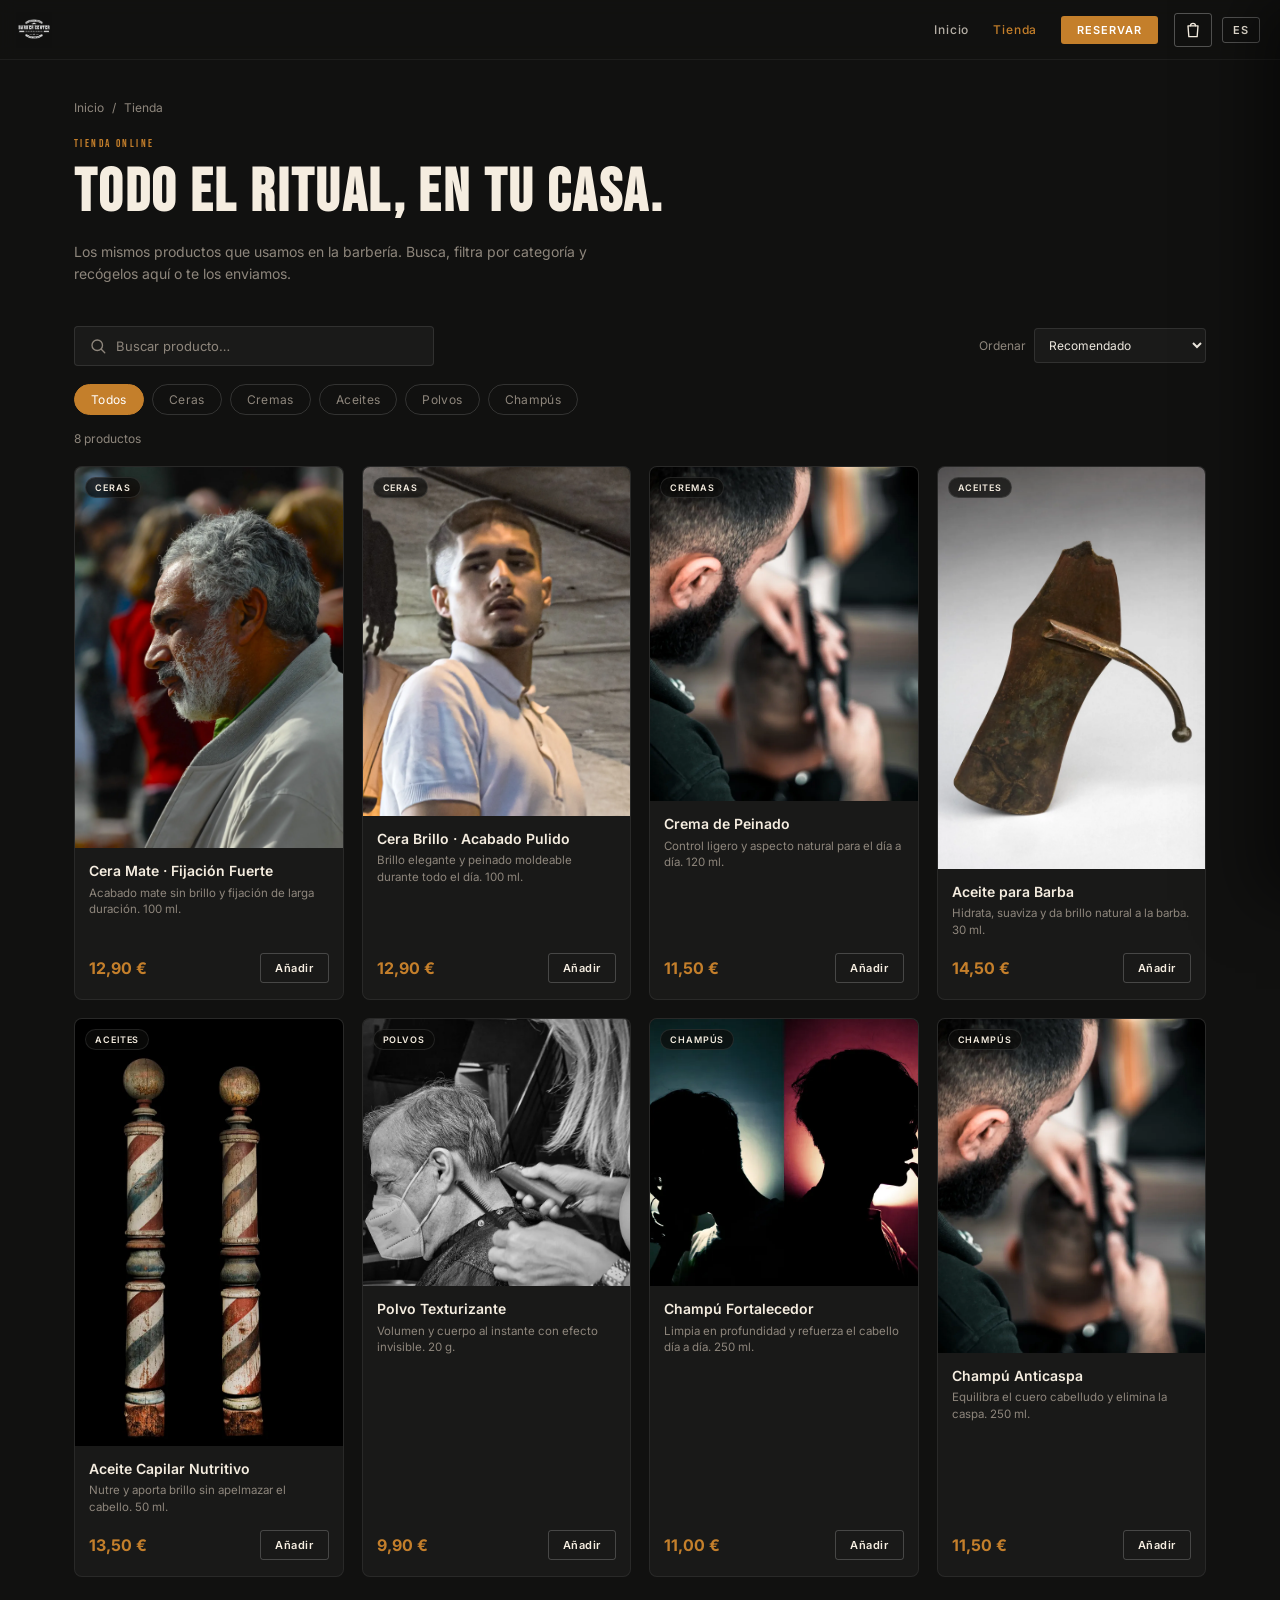
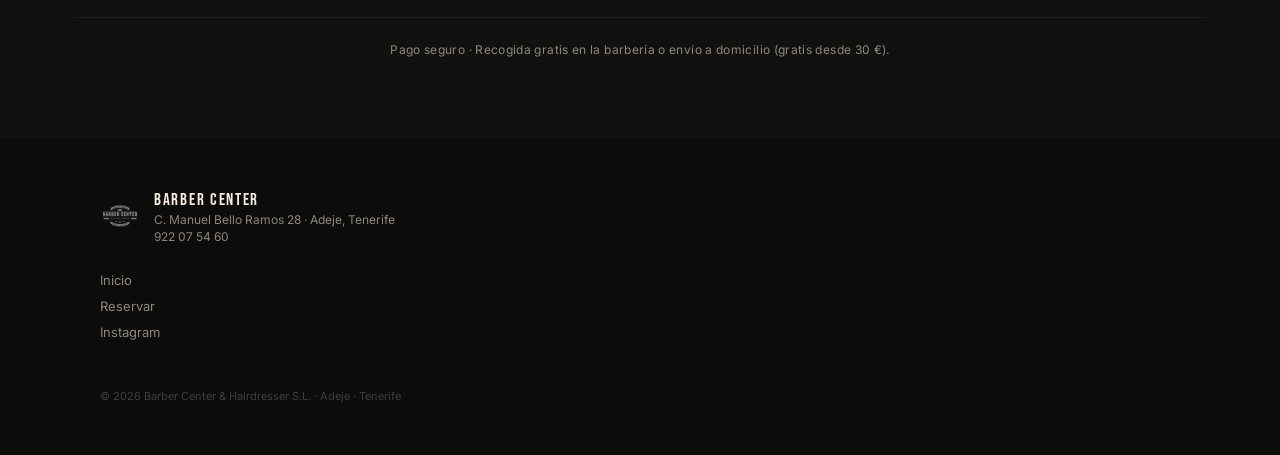
<file: barber-center-inmersivo/tienda.html>
<!DOCTYPE html>
<html lang="es">
<head>
  <meta charset="UTF-8">
  <meta name="viewport" content="width=device-width, initial-scale=1.0, viewport-fit=cover">
  <title>Tienda · Barber Center Adeje</title>
  <meta name="description" content="Tienda de Barber Center: ceras, cremas, aceites, polvos y champús profesionales. Recogida gratis en la barbería o envío a domicilio.">
  <meta name="theme-color" content="#111110">
  <link rel="preconnect" href="https://fonts.googleapis.com">
  <link rel="preconnect" href="https://fonts.gstatic.com" crossorigin>
  <link href="https://fonts.googleapis.com/css2?family=Bebas+Neue&family=Inter:wght@300;400;500;600&display=swap" rel="stylesheet">
  <link rel="stylesheet" href="styles.css">
</head>
<body class="shop-page">

<!-- HUD -->
<header class="hud is-solid" id="hud">
  <a class="hud-logo" href="index.html" aria-label="Barber Center inicio">
    <img src="assets/img/logo.png" alt="Barber Center" class="logo-img">
  </a>
  <nav class="hud-nav">
    <a class="nav-link" href="index.html" data-es="Inicio" data-en="Home">Inicio</a>
    <a class="nav-link is-current" href="tienda.html" aria-current="page" data-es="Tienda" data-en="Shop">Tienda</a>
    <a class="nav-link nav-booksy" href="https://booksy.com/es-es/21867_barber-center_barberia_71070_adeje-casco" target="_blank" rel="noopener"
       data-es="Reservar" data-en="Book Now">Reservar</a>
  </nav>
  <div class="hud-actions">
    <button class="cart-btn" id="cartBtn" aria-label="Ver cesta">
      <svg viewBox="0 0 24 24" width="20" height="20" aria-hidden="true">
        <path d="M6 7h12l-1 13H7L6 7Z" fill="none" stroke="currentColor" stroke-width="1.6" stroke-linejoin="round"/>
        <path d="M9 7a3 3 0 0 1 6 0" fill="none" stroke="currentColor" stroke-width="1.6" stroke-linecap="round"/>
      </svg>
      <span class="cart-count" data-count="0">0</span>
    </button>
    <button class="lang-btn" id="langBtn" aria-label="Cambiar idioma">ES</button>
  </div>
</header>

<main class="shop-main">

  <!-- Cabecera de la tienda -->
  <section class="shop-hero">
    <p class="shop-breadcrumb">
      <a href="index.html" data-es="Inicio" data-en="Home">Inicio</a>
      <span aria-hidden="true">/</span>
      <span data-es="Tienda" data-en="Shop">Tienda</span>
    </p>
    <p class="sect-eyebrow" data-es="TIENDA ONLINE" data-en="ONLINE SHOP">TIENDA ONLINE</p>
    <h1 class="shop-hero-title" data-es="Todo el ritual, en tu casa." data-en="The whole ritual, at your home.">
      Todo el ritual, en tu casa.
    </h1>
    <p class="shop-hero-sub"
       data-es="Los mismos productos que usamos en la barbería. Busca, filtra por categoría y recógelos aquí o te los enviamos."
       data-en="The same products we use in the shop. Search, filter by category and pick them up here or have them delivered.">
      Los mismos productos que usamos en la barbería. Busca, filtra por categoría y recógelos aquí o te los enviamos.
    </p>
  </section>

  <!-- Filtros + rejilla -->
  <section class="shop-full">
    <div class="shop-toolbar">
      <div class="shop-search">
        <svg viewBox="0 0 24 24" width="18" height="18" aria-hidden="true"><circle cx="11" cy="11" r="7" fill="none" stroke="currentColor" stroke-width="1.8"/><path d="M21 21l-4.3-4.3" fill="none" stroke="currentColor" stroke-width="1.8" stroke-linecap="round"/></svg>
        <input type="search" id="shopSearch" autocomplete="off"
               placeholder="Buscar producto…"
               data-es-ph="Buscar producto…" data-en-ph="Search products…"
               aria-label="Buscar producto">
      </div>
      <label class="shop-sort">
        <span data-es="Ordenar" data-en="Sort">Ordenar</span>
        <select id="shopSort" aria-label="Ordenar productos">
          <option value="default" data-es="Recomendado" data-en="Recommended">Recomendado</option>
          <option value="price-asc" data-es="Precio: menor a mayor" data-en="Price: low to high">Precio: menor a mayor</option>
          <option value="price-desc" data-es="Precio: mayor a menor" data-en="Price: high to low">Precio: mayor a menor</option>
          <option value="name" data-es="Nombre (A–Z)" data-en="Name (A–Z)">Nombre (A–Z)</option>
        </select>
      </label>
    </div>

    <div class="shop-chips" id="shopChips" role="group" aria-label="Categorías"></div>

    <p class="shop-count"><span id="shopCount">—</span></p>

    <div class="shop-grid-full" id="shopAll"></div>

    <p class="shop-foot"
       data-es="Pago seguro · Recogida gratis en la barbería o envío a domicilio (gratis desde 30 €)."
       data-en="Secure payment · Free pickup in the shop or home delivery (free over €30).">
      Pago seguro · Recogida gratis en la barbería o envío a domicilio (gratis desde 30 €).
    </p>
  </section>

</main>

<!-- CARRITO -->
<div class="cart-overlay" id="cartOverlay" hidden></div>
<aside class="cart-drawer" id="cartDrawer" aria-hidden="true" aria-label="Cesta de la compra">
  <div class="cart-head">
    <h3 data-es="Tu cesta" data-en="Your cart">Tu cesta</h3>
    <button type="button" class="cart-close" id="cartClose" aria-label="Cerrar">&times;</button>
  </div>
  <div class="cart-items" id="cartItems"></div>
  <p class="cart-empty" id="cartEmpty" data-es="Tu cesta está vacía." data-en="Your cart is empty.">Tu cesta está vacía.</p>
  <div class="cart-foot" id="cartFoot" hidden>
    <fieldset class="cart-delivery">
      <legend data-es="Entrega" data-en="Delivery">Entrega</legend>
      <label><input type="radio" name="entrega" value="pickup" checked><span data-es="Recogida en la barbería · gratis" data-en="Pickup in the shop · free">Recogida en la barbería · gratis</span></label>
      <label><input type="radio" name="entrega" value="delivery"><span data-es="Envío a domicilio · 4,90 € (gratis desde 30 €)" data-en="Home delivery · €4.90 (free over €30)">Envío a domicilio · 4,90 € (gratis desde 30 €)</span></label>
    </fieldset>
    <dl class="cart-totals">
      <div><dt data-es="Subtotal" data-en="Subtotal">Subtotal</dt><dd id="cartSubtotal">0,00 €</dd></div>
      <div><dt data-es="Envío" data-en="Shipping">Envío</dt><dd id="cartShipping">0,00 €</dd></div>
      <div class="cart-total-row"><dt data-es="Total" data-en="Total">Total</dt><dd id="cartTotal">0,00 €</dd></div>
    </dl>
    <button type="button" class="btn-checkout" id="cartCheckout" data-es="Finalizar pedido" data-en="Checkout">Finalizar pedido</button>
    <p class="cart-note" data-es="Demo · el pago se procesa con Snipcart/Stripe en la versión final." data-en="Demo · payment is handled by Snipcart/Stripe in the final version.">Demo · el pago se procesa con Snipcart/Stripe en la versión final.</p>
  </div>
</aside>

<!-- FOOTER -->
<footer class="footer">
  <div class="footer-inner">
    <div class="footer-brand">
      <img src="assets/img/logo.png" alt="Barber Center" class="footer-logo">
      <div class="footer-brand-text">
        <span class="footer-name">BARBER CENTER</span>
        <span class="footer-loc">C. Manuel Bello Ramos 28 · Adeje, Tenerife</span>
        <a class="footer-tel" href="tel:+34922075460">922 07 54 60</a>
      </div>
    </div>
    <nav class="footer-links" aria-label="Links del pie de página">
      <a href="index.html" data-es="Inicio" data-en="Home">Inicio</a>
      <a href="https://booksy.com/es-es/21867_barber-center_barberia_71070_adeje-casco" target="_blank" rel="noopener" data-es="Reservar" data-en="Book">Reservar</a>
      <a href="https://www.instagram.com/barbercentertnf/" target="_blank" rel="noopener">Instagram</a>
    </nav>
    <p class="footer-copy">© 2026 Barber Center &amp; Hairdresser S.L. · Adeje · Tenerife</p>
  </div>
</footer>

<script src="shop.js"></script>
</body>
</html>
</file>
<file: barber-center-inmersivo/styles.css>
/* ================================================================
   BARBER CENTER ADEJE — Estilos Inmersivos v3
   Paleta real: ladrillo gris claro · carbón · madera · ámbar Edison
================================================================ */

*, *::before, *::after { box-sizing: border-box; margin: 0; padding: 0 }

:root {
  --bg:           #111110;
  --brick:        #d5d0c8;
  --charcoal:     #1a1a1a;
  --wood:         #6b3f1f;
  --wood-light:   #9a5c2c;
  --amber:        #c47f2b;
  --amber-dim:    rgba(196, 127, 43, 0.28);
  --cream:        #f5ede0;
  --text:         #ede8df;
  --text-dim:     #8e867c;
  --metal:        #1e1e1e;
  --hud-h:        60px;
  --font-display: 'Bebas Neue', sans-serif;
  --font-body:    'Inter', sans-serif;
}

html { scroll-behavior: smooth }

body {
  background: var(--bg);
  color: var(--text);
  font-family: var(--font-body);
  font-weight: 400;
  -webkit-font-smoothing: antialiased;
  overflow-x: hidden;
}

/* ================================================================
   HUD
================================================================ */
.hud {
  position: fixed;
  top: 0; left: 0; right: 0;
  height: var(--hud-h);
  display: flex;
  align-items: center;
  padding: 0 20px 0 16px;
  gap: 16px;
  z-index: 100;
  background: linear-gradient(to bottom, rgba(0,0,0,0.7) 0%, transparent 100%);
}

.hud-logo { flex-shrink: 0; text-decoration: none; line-height: 0 }

.logo-img {
  height: 36px;
  width: auto;
  filter: invert(1);
  mix-blend-mode: screen;
  opacity: 0.88;
}

.hud-nav {
  display: flex;
  align-items: center;
  gap: 24px;
  margin-left: auto;
}

.nav-link {
  color: var(--cream);
  text-decoration: none;
  font-size: 12px;
  font-weight: 500;
  letter-spacing: 0.07em;
  opacity: 0.72;
  cursor: pointer;
  transition: opacity 0.2s;
}
.nav-link:hover { opacity: 1 }

.nav-booksy {
  opacity: 1;
  background: var(--amber);
  color: #fff;
  padding: 7px 16px;
  border-radius: 3px;
  font-size: 11px;
  font-weight: 600;
  letter-spacing: 0.09em;
  text-transform: uppercase;
  transition: background 0.2s;
}
.nav-booksy:hover { background: var(--wood-light) }

.hud-actions {
  display: flex;
  align-items: center;
  gap: 10px;
}

.lang-btn {
  background: transparent;
  border: 1px solid rgba(255,255,255,0.28);
  color: var(--cream);
  font-family: var(--font-body);
  font-size: 11px;
  font-weight: 600;
  letter-spacing: 0.08em;
  padding: 5px 10px;
  border-radius: 3px;
  cursor: pointer;
  transition: border-color 0.2s, color 0.2s;
}
.lang-btn:hover { border-color: var(--amber); color: var(--amber) }

.menu-btn {
  display: none;
  flex-direction: column;
  justify-content: center;
  gap: 5px;
  background: transparent;
  border: none;
  cursor: pointer;
  padding: 6px;
}
.menu-btn span {
  display: block;
  width: 22px;
  height: 1.5px;
  background: var(--cream);
  border-radius: 1px;
  transition: transform 0.3s, opacity 0.3s;
}
.menu-btn.open span:nth-child(1) { transform: translateY(6.5px) rotate(45deg) }
.menu-btn.open span:nth-child(2) { transform: translateY(-6.5px) rotate(-45deg) }

/* ── Mobile drawer ── */
.mobile-nav {
  position: fixed;
  inset: 0;
  background: rgba(15,15,14,0.97);
  z-index: 90;
  display: flex;
  flex-direction: column;
  align-items: center;
  justify-content: center;
  opacity: 0;
  pointer-events: none;
  transition: opacity 0.3s ease;
}
.mobile-nav.open { opacity: 1; pointer-events: all }

.mobile-nav-close {
  position: absolute;
  top: 20px; right: 20px;
  background: transparent;
  border: none;
  color: var(--text-dim);
  cursor: pointer;
  padding: 8px;
  transition: color 0.2s;
}
.mobile-nav-close:hover { color: var(--cream) }

.mobile-nav nav {
  display: flex;
  flex-direction: column;
  gap: 28px;
  text-align: center;
}

.mobile-link {
  color: var(--cream);
  text-decoration: none;
  font-family: var(--font-display);
  font-size: 32px;
  letter-spacing: 0.1em;
  opacity: 0.78;
  cursor: pointer;
  transition: opacity 0.2s, color 0.2s;
}
.mobile-link:hover { opacity: 1; color: var(--amber) }

.mobile-booksy {
  font-size: 22px;
  color: var(--amber);
  opacity: 1;
  margin-top: 12px;
}

/* ================================================================
   ESCENA INMERSIVA
================================================================ */

/* Altura ampliada (720vh) → más recorrido por fase, scroll menos sensible */
#sceneWrap {
  position: relative;
  height: 720vh;
}

#scene {
  position: sticky;
  top: 0;
  height: 100vh;
  overflow: hidden;
  background: var(--bg);
}

/* Todas las capas: absoluta, cubren la escena entera */
#entrance,
#walkinLayer,
#corridorLayer,
#stationsLayer,
#tiendaLayer {
  position: absolute;
  inset: 0;
}

#tiendaLayer   { z-index: 4 }
#stationsLayer { z-index: 6 }
#walkinLayer   { z-index: 8 }
#corridorLayer { z-index: 9 }
#entrance      { z-index: 10 }

/* Capas decorativas: nunca capturan el ratón (si no, bloquean el
   hover de las tarjetas del equipo que quedan por debajo). */
#walkinLayer, #entrance { pointer-events: none }

/* ================================================================
   CAPA 1: ENTRADA — clip-path de ventana/puerta
================================================================ */

#entrance {
  background: var(--bg);
  display: flex;
  align-items: center;
  justify-content: center;
}

/* La foto del exterior con clip-path que se abre */
#clipWindow {
  position: absolute;
  inset: 0;
  z-index: 1;
  background-image: url('assets/img/exterior-pro.jpg');
  background-position: center center;
  background-size: cover;
  background-repeat: no-repeat;
  /* Estado inicial: ventana estrecha — simula el portal de entrada */
  clip-path: polygon(38% 10%, 62% 10%, 62% 90%, 38% 90%);
  will-change: clip-path, background-size;
}

/* Degradado de contraste para legibilidad del copy */
.entrance-grad {
  position: absolute;
  inset: 0;
  z-index: 2;
  background:
    linear-gradient(to bottom,
      rgba(0,0,0,0.6) 0%,
      rgba(0,0,0,0.08) 40%,
      rgba(0,0,0,0.55) 100%),
    radial-gradient(ellipse at center,
      transparent 18%, rgba(0,0,0,0.65) 100%);
  pointer-events: none;
}

/* Copy siempre centrado sobre todo */
.entrance-copy {
  position: relative;
  z-index: 3;
  display: flex;
  flex-direction: column;
  align-items: center;
  gap: 14px;
  text-align: center;
  padding: 20px;
  will-change: opacity, transform;
}

.entrance-logo {
  width: clamp(120px, 18vw, 200px);
  height: auto;
  filter: invert(1);
  mix-blend-mode: screen;
  opacity: 0.9;
}

.entrance-tagline {
  font-size: clamp(10px, 1.3vw, 13px);
  font-weight: 400;
  letter-spacing: 0.16em;
  color: var(--cream);
  text-transform: uppercase;
  opacity: 0.72;
}

.entrance-hint {
  display: flex;
  flex-direction: column;
  align-items: center;
  gap: 10px;
  color: var(--cream);
  font-size: 10px;
  letter-spacing: 0.12em;
  opacity: 0.42;
  margin-top: 18px;
  text-transform: uppercase;
}

.hint-mouse { flex-shrink: 0 }

.hint-dot {
  animation: dotBounce 1.9s ease-in-out infinite;
}
@keyframes dotBounce {
  0%, 100% { transform: translateY(0) }
  55%       { transform: translateY(9px) }
}

/* ================================================================
   CAPA 2: WALK-IN — parallax multi-capa
================================================================ */

#walkinLayer { overflow: hidden }

.wk-layer {
  position: absolute;
  /* Extendemos verticalmente para permitir parallax sin blancos */
  top: -25%;
  bottom: -25%;
  left: 0; right: 0;
  will-change: transform;
}

/* Foto interior como fondo principal */
.wk-1 {
  background-image: url('assets/img/interior-pro.jpg');
  background-position: center 60%;
  background-size: cover;
  background-repeat: no-repeat;
  filter: brightness(0.92) saturate(1);
}

/* Viñeta e inmersión */
.wk-2 {
  background:
    linear-gradient(to bottom,
      rgba(17,17,16,0.42) 0%,
      rgba(17,17,16,0.0) 32%,
      rgba(17,17,16,0.48) 100%),
    radial-gradient(ellipse 80% 80% at 50% 50%,
      transparent 32%, rgba(17,17,16,0.55) 100%);
}

/* Cálido Edison en el suelo */
.wk-3 {
  background: radial-gradient(ellipse 80% 50% at 50% 85%,
    rgba(196,127,43,0.1) 0%, transparent 65%);
}

/* ================================================================
   CAPA 3: LAS 6 ESTACIONES
================================================================ */

#stationsLayer {
  display: flex;
  flex-direction: column;
}

/* Fondo: foto de la pared de ladrillo real */
.stations-bg {
  position: absolute;
  inset: 0;
  background-image: url('assets/img/interior-pro.jpg');
  background-position: center 55%;
  background-size: cover;
  filter: brightness(0.4) saturate(0.85) blur(2px);
}

/* Tono Edison cálido desde lámparas */
.stations-bg::before {
  content: '';
  position: absolute;
  inset: 0;
  background: linear-gradient(
    to bottom,
    rgba(196,127,43,0.14) 0%,
    transparent 42%,
    rgba(17,17,16,0.5) 100%
  );
}

.stations-ui {
  position: relative;
  z-index: 2;
  display: flex;
  flex-direction: column;
  height: 100%;
  padding: calc(var(--hud-h) + 18px) 16px 22px;
}

.stations-header {
  text-align: center;
  font-family: var(--font-display);
  font-size: clamp(11px, 1.6vw, 15px);
  letter-spacing: 0.24em;
  color: var(--amber);
  margin-bottom: 6px;
  opacity: 0.9;
}

.stations-title {
  text-align: center;
  font-family: var(--font-display);
  font-size: clamp(26px, 4.2vw, 50px);
  letter-spacing: 0.03em;
  color: var(--cream);
  line-height: 1.05;
  margin-bottom: clamp(20px, 3vh, 40px);
}

/* Baraja de tarjetas de barbero — apiladas en abanico */
.stations-row {
  display: grid;
  grid-template-areas: 'stack';
  place-items: center;
  flex: 1;
  width: 100%;
}

.stations-hint {
  text-align: center;
  font-size: 11px;
  letter-spacing: 0.1em;
  color: var(--cream);
  opacity: 0;          /* JS anima a 1 */
  padding-top: 22px;
  text-transform: uppercase;
  will-change: opacity;
}

/* ── Tarjeta de barbero (foto) ── */
.team-card {
  grid-area: stack;
  --tx: 0px; --ty: 0px; --rot: 0deg;
  position: relative;
  width: clamp(168px, 19vw, 238px);
  height: clamp(240px, 33vh, 330px);
  border-radius: 16px;
  border: 2px solid rgba(255,255,255,0.12);
  overflow: hidden;
  outline: none;
  -webkit-tap-highlight-color: transparent;
  background: #181816;
  box-shadow: 0 18px 44px rgba(0,0,0,0.55);
  filter: grayscale(1) brightness(0.82);
  transform: translate(var(--tx), var(--ty)) rotate(var(--rot));
  transition:
    transform 0.6s cubic-bezier(0.2,0.7,0.2,1),
    filter 0.55s ease,
    box-shadow 0.4s ease,
    border-color 0.3s ease;
}

/* Abanico: posición y giro de cada carta */
.team-card:nth-child(1) { --tx: -260px; --ty: 30px; --rot: -13deg; z-index: 1 }
.team-card:nth-child(2) { --tx: -156px; --ty: 9px;  --rot: -7.5deg; z-index: 2 }
.team-card:nth-child(3) { --tx: -52px;  --ty: 0px;  --rot: -2.5deg; z-index: 3 }
.team-card:nth-child(4) { --tx: 52px;   --ty: 0px;  --rot: 2.5deg;  z-index: 4 }
.team-card:nth-child(5) { --tx: 156px;  --ty: 9px;  --rot: 7.5deg;  z-index: 5 }
.team-card:nth-child(6) { --tx: 260px;  --ty: 30px; --rot: 13deg;   z-index: 6 }

/* Al pasar el cursor / foco: se eleva, se endereza y recupera el color */
.team-card:hover,
.team-card:focus-visible {
  transform: translate(var(--tx), -28px) rotate(0deg) scale(1.05);
  filter: grayscale(0) brightness(1);
  border-color: var(--amber);
  box-shadow: 0 26px 60px rgba(0,0,0,0.6);
  z-index: 50;
}

/* Foto del barbero (o monograma de respaldo si no hay) */
.team-photo {
  position: absolute;
  inset: 0;
  display: flex;
  align-items: center;
  justify-content: center;
  background: radial-gradient(circle at 50% 38%, #232320 0%, #141412 100%);
}
.team-photo img {
  width: 100%;
  height: 100%;
  object-fit: cover;
}
.team-mono {
  font-family: var(--font-display);
  font-size: clamp(40px, 5.5vw, 64px);
  letter-spacing: 0.1em;
  color: rgba(245,237,224,0.20);
}

.team-meta {
  position: absolute;
  left: 0; right: 0; bottom: 0;
  z-index: 2;
  display: flex;
  flex-direction: column;
  gap: 4px;
  text-align: left;
  padding: 26px 16px 14px;
  background: linear-gradient(to top,
    rgba(8,8,7,0.94) 0%, rgba(8,8,7,0.55) 55%, transparent 100%);
}
.team-name {
  font-size: clamp(14px, 1.4vw, 17px);
  font-weight: 600;
  letter-spacing: 0.01em;
  color: var(--cream);
  line-height: 1.12;
}
.team-role {
  font-size: clamp(9px, 0.95vw, 11px);
  font-weight: 500;
  letter-spacing: 0.1em;
  text-transform: uppercase;
  color: var(--amber);
  opacity: 0.9;
  line-height: 1.3;
}

/* ================================================================
   CAPA 4: TIENDA (fondo del local)
================================================================ */

#tiendaLayer {
  display: flex;
  align-items: center;
  justify-content: center;
}

.tienda-bg {
  position: absolute;
  inset: 0;
  background: linear-gradient(160deg, #161614 0%, #191816 60%, #0f0f0e 100%);
}

.tienda-bg::before {
  content: '';
  position: absolute;
  inset: 0;
  background-image: url('assets/img/texture.webp');
  background-size: 280px;
  opacity: 0.03;
}

.tienda-bg::after {
  content: '';
  position: absolute;
  top: -10%; left: 20%;
  width: 60%; height: 60%;
  border-radius: 50%;
  background: radial-gradient(ellipse,
    rgba(196,127,43,0.07) 0%, transparent 68%);
  pointer-events: none;
}

.tienda-content {
  position: relative;
  z-index: 2;
  text-align: center;
  max-width: 860px;
  width: 100%;
  padding: var(--hud-h) 24px 20px;
}

.tienda-eyebrow {
  font-family: var(--font-display);
  font-size: 11px;
  letter-spacing: 0.22em;
  color: var(--amber);
  margin-bottom: 12px;
}

.tienda-title {
  font-family: var(--font-display);
  font-size: clamp(22px, 4vw, 50px);
  letter-spacing: 0.04em;
  color: var(--cream);
  line-height: 1.1;
  margin-bottom: 26px;
}

.tienda-grid {
  display: grid;
  grid-template-columns: repeat(3, 1fr);
  gap: 12px;
  margin-bottom: 22px;
}

.tienda-card {
  background: rgba(255,255,255,0.04);
  border: 1px solid rgba(255,255,255,0.07);
  border-radius: 5px;
  padding: 12px;
  text-align: left;
  transition: background 0.22s, border-color 0.22s;
}
.tienda-card:hover {
  background: rgba(255,255,255,0.07);
  border-color: var(--amber-dim);
}

.tienda-card-img {
  width: 100%;
  aspect-ratio: 1;
  object-fit: cover;
  border-radius: 3px;
  background: rgba(255,255,255,0.04);
  margin-bottom: 9px;
}

.tienda-card-name {
  font-size: 11px;
  font-weight: 500;
  color: var(--cream);
  margin-bottom: 3px;
  line-height: 1.3;
}
.tienda-card-price {
  font-size: 12px;
  font-weight: 600;
  color: var(--amber);
}

.btn-tienda {
  display: inline-flex;
  align-items: center;
  gap: 8px;
  padding: 10px 24px;
  border: 1.5px solid rgba(255,255,255,0.2);
  border-radius: 3px;
  color: var(--cream);
  text-decoration: none;
  font-size: 12px;
  font-weight: 500;
  letter-spacing: 0.07em;
  transition: border-color 0.2s, color 0.2s, background 0.2s;
}
.btn-tienda:hover {
  border-color: var(--amber);
  color: var(--amber);
  background: rgba(196,127,43,0.06);
}

/* ================================================================
   ZOOM DEL ESPEJO — Se expande desde la estación clicada
================================================================ */

#zoomCircle {
  position: fixed;
  border-radius: 50%;
  background-image: url('assets/img/station-pro.jpg');
  background-position: center 42%;
  background-size: cover;
  z-index: 200;
  display: none;       /* JS: display:flex cuando activo */
  overflow: hidden;
  transform-origin: center center;
  /* Entramos físicamente en la estación: placa AG, espejo, mostrador */
}

#zoomContent {
  position: absolute;
  inset: 0;
  display: flex;
  flex-direction: column;
  align-items: center;
  justify-content: center;
  background:
    radial-gradient(ellipse 70% 60% at 50% 50%,
      rgba(12,12,11,0.62) 0%, rgba(12,12,11,0.86) 100%),
    linear-gradient(to bottom,
      rgba(12,12,11,0.55) 0%, rgba(12,12,11,0.4) 45%, rgba(12,12,11,0.8) 100%);
  padding: 40px;
  will-change: opacity;
}

#zoomClose {
  position: absolute;
  top: max(60px, 8.5vw);
  left: max(32px, 8.5vw);
  display: flex;
  align-items: center;
  gap: 8px;
  background: transparent;
  border: 1px solid rgba(255,255,255,0.2);
  color: var(--cream);
  font-family: var(--font-body);
  font-size: 11px;
  font-weight: 500;
  letter-spacing: 0.07em;
  padding: 8px 15px;
  border-radius: 3px;
  cursor: pointer;
  z-index: 2;
  transition: border-color 0.2s, color 0.2s;
}
#zoomClose:hover { border-color: var(--amber); color: var(--amber) }

.zoom-barber { text-align: center; max-width: 460px }

.zoom-rol {
  font-size: 11px;
  letter-spacing: 0.18em;
  color: var(--amber);
  text-transform: uppercase;
  margin-bottom: 12px;
}

.zoom-name {
  font-family: var(--font-display);
  font-size: clamp(38px, 7vw, 88px);
  letter-spacing: 0.04em;
  color: var(--cream);
  line-height: 1;
  margin-bottom: 20px;
}

.zoom-specs {
  list-style: none;
  display: flex;
  flex-wrap: wrap;
  gap: 8px;
  justify-content: center;
  margin-bottom: 30px;
}
.zoom-specs li {
  padding: 5px 14px;
  border: 1px solid rgba(255,255,255,0.13);
  border-radius: 20px;
  font-size: 12px;
  color: var(--text-dim);
  letter-spacing: 0.04em;
}

.zoom-booksy {
  display: inline-flex;
  align-items: center;
  gap: 10px;
  padding: 13px 30px;
  background: var(--amber);
  color: #fff;
  text-decoration: none;
  border-radius: 3px;
  font-size: 13px;
  font-weight: 600;
  letter-spacing: 0.07em;
  transition: background 0.2s;
}
.zoom-booksy:hover { background: var(--wood-light) }

/* ── Indicador de fase ── */
.scene-progress {
  position: absolute;
  right: 18px;
  top: 50%;
  transform: translateY(-50%);
  z-index: 20;
  display: flex;
  flex-direction: column;
  gap: 7px;
}

.pdot {
  width: 6px;
  height: 6px;
  border-radius: 50%;
  border: none;
  background: rgba(255,255,255,0.22);
  cursor: pointer;
  padding: 0;
  transition: background 0.3s, transform 0.3s;
}
.pdot.active { background: var(--amber); transform: scale(1.45) }

/* ================================================================
   SECCIÓN SERVICIOS
================================================================ */

.sect-wrap { max-width: 1080px; margin: 0 auto }

.sect-eyebrow {
  font-family: var(--font-display);
  font-size: 11px;
  letter-spacing: 0.22em;
  color: var(--amber);
  margin-bottom: 12px;
}

.sect-header { margin-bottom: 52px }

.sect-title {
  font-family: var(--font-display);
  font-size: clamp(28px, 4vw, 52px);
  letter-spacing: 0.04em;
  color: var(--cream);
  line-height: 1.1;
}

.servicios-grid {
  display: grid;
  grid-template-columns: repeat(auto-fit, minmax(230px, 1fr));
  gap: 1px;
  background: rgba(255,255,255,0.05);
  border: 1px solid rgba(255,255,255,0.05);
  border-radius: 6px;
  overflow: hidden;
}

.servicio-cat {
  padding: 26px 22px;
  background: #111110;
}

.servicio-cat-name {
  font-size: 10px;
  font-weight: 600;
  letter-spacing: 0.14em;
  color: var(--amber);
  text-transform: uppercase;
  margin-bottom: 14px;
}

.servicio-item {
  display: flex;
  justify-content: space-between;
  align-items: baseline;
  gap: 12px;
  padding: 7px 0;
  border-bottom: 1px solid rgba(255,255,255,0.04);
}
.servicio-item:last-child { border-bottom: none }
.servicio-name  { font-size: 13px; color: var(--text); flex: 1 }
.servicio-price { font-size: 13px; font-weight: 600; color: var(--cream); white-space: nowrap }

/* ================================================================
   CAPA 1.5: PASILLO — paneles Precios + Cortes
   Aparecen sobre el walk-in mientras se "camina" por el pasillo.
================================================================ */

#corridorLayer { pointer-events: none }

.cpanel {
  position: absolute;
  inset: 0;
  display: flex;
  align-items: center;
  justify-content: center;
  padding: calc(var(--hud-h) + 24px) 24px 40px;
  opacity: 0;
  pointer-events: none;
}
/* main.js activa los punteros sólo en el panel de la fase visible
   (setActivePhase) para no bloquear el hover de las capas vecinas. */

.cpanel-scrim {
  position: absolute;
  inset: 0;
  background:
    linear-gradient(to bottom,
      rgba(12,12,11,0.78) 0%,
      rgba(12,12,11,0.62) 45%,
      rgba(12,12,11,0.86) 100%),
    radial-gradient(ellipse 90% 70% at 50% 45%,
      rgba(12,12,11,0.30) 0%, rgba(12,12,11,0.74) 100%);
}

.cpanel-inner {
  position: relative;
  z-index: 2;
  width: 100%;
  max-width: 1000px;
  text-align: center;
}

.cpanel-eyebrow {
  font-family: var(--font-display);
  font-size: 12px;
  letter-spacing: 0.24em;
  color: var(--amber);
  margin-bottom: 12px;
}

.cpanel-title {
  font-family: var(--font-display);
  font-size: clamp(24px, 4.4vw, 50px);
  letter-spacing: 0.04em;
  color: var(--cream);
  line-height: 1.08;
  margin-bottom: 30px;
}

/* Grid de cortes (showcase de estilos) */
.cortes-grid {
  display: grid;
  grid-template-columns: repeat(4, 1fr);
  gap: 12px;
}

.corte-item {
  position: relative;
  margin: 0;
  overflow: hidden;
  border-radius: 6px;
  aspect-ratio: 3 / 4;
  background: #161614;
  border: 1px solid rgba(255,255,255,0.06);
}

.corte-item img {
  width: 100%;
  height: 100%;
  object-fit: cover;
  display: block;
  transition: transform 0.6s cubic-bezier(0.2, 0.7, 0.2, 1);
}
.corte-item:hover img { transform: scale(1.07) }

.corte-item::after {
  content: '';
  position: absolute;
  inset: 0;
  background: linear-gradient(to top,
    rgba(10,10,9,0.82) 0%, rgba(10,10,9,0.0) 52%);
  pointer-events: none;
}

.corte-item figcaption {
  position: absolute;
  left: 0; right: 0;
  bottom: 12px;
  z-index: 2;
  font-size: 12px;
  font-weight: 500;
  letter-spacing: 0.06em;
  color: var(--cream);
  text-transform: uppercase;
}

/* ================================================================
   SECCIÓN RESERVAR
================================================================ */

.sect-reservar {
  position: relative;
  min-height: 400px;
  display: flex;
  align-items: center;
  justify-content: center;
  text-align: center;
  padding: 80px 24px;
}

.reservar-bg { position: absolute; inset: 0; z-index: 0 }
.reservar-bg img {
  width: 100%; height: 100%;
  object-fit: cover;
  filter: brightness(0.3) saturate(0.55);
}
.reservar-overlay {
  position: absolute; inset: 0;
  background: linear-gradient(to bottom,
    rgba(17,17,16,0.25), rgba(17,17,16,0.62));
}

.reservar-content { position: relative; z-index: 2; max-width: 580px }

.reservar-title {
  font-family: var(--font-display);
  font-size: clamp(30px, 5vw, 60px);
  letter-spacing: 0.04em;
  color: var(--cream);
  margin-bottom: 12px;
}
.reservar-sub {
  font-size: 14px;
  color: var(--text-dim);
  margin-bottom: 32px;
}

.btn-booksy-main {
  display: inline-flex;
  align-items: center;
  gap: 10px;
  padding: 13px 34px;
  background: var(--amber);
  color: #fff;
  text-decoration: none;
  border-radius: 3px;
  font-size: 13px;
  font-weight: 600;
  letter-spacing: 0.07em;
  transition: background 0.2s;
}
.btn-booksy-main:hover { background: var(--wood-light) }

.reservar-hours {
  margin-top: 20px;
  font-size: 12px;
  color: var(--text-dim);
  letter-spacing: 0.07em;
}

/* ================================================================
   FOOTER
================================================================ */

.footer {
  background: #0c0c0b;
  padding: 52px 24px;
  border-top: 1px solid rgba(255,255,255,0.04);
}

.footer-inner {
  max-width: 1080px;
  margin: 0 auto;
  display: grid;
  grid-template-columns: 1fr 1fr;
  gap: 28px 48px;
  align-items: start;
}

.footer-brand {
  display: flex;
  align-items: center;
  gap: 14px;
  grid-column: 1 / -1;
}

.footer-logo {
  height: 40px;
  width: auto;
  filter: invert(1);
  mix-blend-mode: screen;
  opacity: 0.5;
}

.footer-name {
  display: block;
  font-family: var(--font-display);
  font-size: 17px;
  letter-spacing: 0.1em;
  color: var(--cream);
}
.footer-loc {
  display: block;
  font-size: 12px;
  color: var(--text-dim);
  margin-top: 2px;
}
.footer-tel {
  display: block;
  font-size: 12px;
  color: var(--text-dim);
  text-decoration: none;
  margin-top: 2px;
  transition: color 0.2s;
}
.footer-tel:hover { color: var(--cream) }

.footer-links {
  display: flex;
  flex-direction: column;
  gap: 10px;
}
.footer-links a {
  color: var(--text-dim);
  text-decoration: none;
  font-size: 13px;
  transition: color 0.2s;
}
.footer-links a:hover { color: var(--cream) }

.footer-reviews {
  display: flex;
  flex-direction: column;
  gap: 8px;
}
.footer-stars {
  display: flex;
  align-items: center;
  gap: 6px;
  font-size: 13px;
  color: var(--text-dim);
}
.footer-stars strong { color: var(--cream) }

.footer-booksy-badge {
  display: inline-flex;
  font-size: 11px;
  color: var(--text-dim);
  border: 1px solid rgba(255,255,255,0.1);
  padding: 3px 10px;
  border-radius: 20px;
  width: fit-content;
  letter-spacing: 0.06em;
}

.footer-copy {
  grid-column: 1 / -1;
  font-size: 11px;
  color: var(--text-dim);
  opacity: 0.4;
  padding-top: 20px;
  border-top: 1px solid rgba(255,255,255,0.04);
}

/* ================================================================
   CESTA — botón HUD + cajón lateral
================================================================ */

.cart-btn {
  position: relative;
  display: inline-flex;
  align-items: center;
  justify-content: center;
  width: 38px; height: 34px;
  background: transparent;
  border: 1px solid rgba(255,255,255,0.28);
  border-radius: 3px;
  color: var(--cream);
  cursor: pointer;
  transition: border-color 0.2s, color 0.2s;
}
.cart-btn:hover { border-color: var(--amber); color: var(--amber) }

.cart-count {
  position: absolute;
  top: -7px; right: -7px;
  min-width: 17px; height: 17px;
  padding: 0 4px;
  display: flex;
  align-items: center;
  justify-content: center;
  background: var(--amber);
  color: #fff;
  font-size: 10px;
  font-weight: 700;
  line-height: 1;
  border-radius: 10px;
  transition: transform 0.2s ease;
}
.cart-count[data-count="0"] { transform: scale(0); }

.cart-overlay {
  position: fixed;
  inset: 0;
  z-index: 300;
  background: rgba(8,8,7,0.6);
  backdrop-filter: blur(2px);
  opacity: 0;
  transition: opacity 0.3s ease;
}
.cart-overlay.is-open { opacity: 1 }

.cart-drawer {
  position: fixed;
  top: 0; right: 0;
  z-index: 310;
  width: min(420px, 92vw);
  height: 100%;
  display: flex;
  flex-direction: column;
  background: #141413;
  border-left: 1px solid rgba(255,255,255,0.06);
  box-shadow: -24px 0 60px rgba(0,0,0,0.5);
  transform: translateX(100%);
  transition: transform 0.34s cubic-bezier(0.2,0.7,0.2,1);
}
.cart-drawer.is-open { transform: translateX(0) }

.cart-head {
  display: flex;
  align-items: center;
  justify-content: space-between;
  padding: 22px 24px 16px;
  border-bottom: 1px solid rgba(255,255,255,0.06);
}
.cart-head h3 {
  font-family: var(--font-display);
  font-size: 22px;
  letter-spacing: 0.08em;
  color: var(--cream);
}
.cart-close {
  background: transparent;
  border: none;
  color: var(--text-dim);
  font-size: 26px;
  line-height: 1;
  cursor: pointer;
  padding: 0 4px;
  transition: color 0.2s;
}
.cart-close:hover { color: var(--cream) }

.cart-items {
  flex: 1;
  overflow-y: auto;
  padding: 8px 24px;
}
.cart-empty {
  padding: 40px 24px;
  text-align: center;
  font-size: 13px;
  color: var(--text-dim);
}

.cart-line {
  display: grid;
  grid-template-columns: 56px 1fr auto;
  gap: 14px;
  align-items: start;
  padding: 18px 0;
  border-bottom: 1px solid rgba(255,255,255,0.05);
}
.cart-line img {
  width: 56px; height: 56px;
  object-fit: cover;
  border-radius: 4px;
  background: rgba(255,255,255,0.04);
}
.cart-line-name {
  font-size: 13px;
  font-weight: 500;
  color: var(--cream);
  line-height: 1.25;
}
.cart-line-price {
  font-size: 12px;
  color: var(--text-dim);
  margin: 2px 0 8px;
}
.cart-qty {
  display: inline-flex;
  align-items: center;
  gap: 0;
  border: 1px solid rgba(255,255,255,0.14);
  border-radius: 4px;
  overflow: hidden;
}
.cart-qty button {
  width: 26px; height: 26px;
  background: transparent;
  border: none;
  color: var(--cream);
  font-size: 15px;
  cursor: pointer;
  transition: background 0.2s;
}
.cart-qty button:hover { background: rgba(255,255,255,0.07) }
.cart-qty span {
  min-width: 26px;
  text-align: center;
  font-size: 12px;
  color: var(--cream);
}
.cart-line-remove {
  display: block;
  margin-top: 8px;
  background: transparent;
  border: none;
  color: var(--text-dim);
  font-size: 11px;
  letter-spacing: 0.04em;
  cursor: pointer;
  padding: 0;
  transition: color 0.2s;
}
.cart-line-remove:hover { color: var(--amber) }
.cart-line-sum {
  font-size: 13px;
  font-weight: 600;
  color: var(--cream);
  white-space: nowrap;
}

.cart-foot {
  padding: 16px 24px 24px;
  border-top: 1px solid rgba(255,255,255,0.06);
  background: #111110;
}
.cart-delivery {
  border: none;
  margin-bottom: 16px;
}
.cart-delivery legend {
  font-size: 10px;
  font-weight: 600;
  letter-spacing: 0.12em;
  text-transform: uppercase;
  color: var(--amber);
  margin-bottom: 8px;
}
.cart-delivery label {
  display: flex;
  align-items: center;
  gap: 9px;
  font-size: 12px;
  color: var(--text);
  padding: 5px 0;
  cursor: pointer;
}
.cart-delivery input { accent-color: var(--amber) }

.cart-totals {
  margin-bottom: 16px;
}
.cart-totals > div {
  display: flex;
  justify-content: space-between;
  padding: 4px 0;
  font-size: 13px;
  color: var(--text-dim);
}
.cart-totals dd { color: var(--text) }
.cart-total-row {
  margin-top: 6px;
  padding-top: 10px !important;
  border-top: 1px solid rgba(255,255,255,0.08);
}
.cart-total-row dt { color: var(--cream); font-weight: 600 }
.cart-total-row dd {
  color: var(--amber) !important;
  font-size: 18px !important;
  font-weight: 700;
}

.btn-checkout {
  width: 100%;
  padding: 14px;
  background: var(--amber);
  color: #fff;
  border: none;
  border-radius: 3px;
  font-family: var(--font-body);
  font-size: 13px;
  font-weight: 600;
  letter-spacing: 0.07em;
  cursor: pointer;
  transition: background 0.2s;
}
.btn-checkout:hover { background: var(--wood-light) }
.cart-note {
  margin-top: 10px;
  font-size: 10px;
  color: var(--text-dim);
  text-align: center;
  opacity: 0.7;
}

/* ================================================================
   CARRUSEL DE TIENDA (portada) + tarjetas de producto
================================================================ */

.tienda-carousel {
  position: relative;
  display: flex;
  align-items: center;
  margin-bottom: 24px;
}

.tienda-track {
  display: flex;
  gap: 14px;
  overflow-x: auto;
  scroll-snap-type: x mandatory;
  scroll-behavior: smooth;
  padding: 4px 2px 14px;
  -ms-overflow-style: none;
  scrollbar-width: none;
  cursor: grab;
}
.tienda-track::-webkit-scrollbar { display: none }
.tienda-track.is-grabbing { cursor: grabbing; scroll-behavior: auto }
.tienda-track.is-grabbing .product-card { pointer-events: none }

.shop-arrow {
  flex-shrink: 0;
  display: flex;
  align-items: center;
  justify-content: center;
  width: 40px; height: 40px;
  background: rgba(20,20,18,0.85);
  border: 1px solid rgba(255,255,255,0.14);
  border-radius: 50%;
  color: var(--cream);
  cursor: pointer;
  z-index: 3;
  transition: border-color 0.2s, color 0.2s, background 0.2s;
}
.shop-arrow:hover { border-color: var(--amber); color: var(--amber) }
.shop-arrow-prev { margin-right: -20px }
.shop-arrow-next { margin-left: -20px }

.product-card {
  flex: 0 0 auto;
  width: 220px;
  scroll-snap-align: start;
  display: flex;
  flex-direction: column;
  background: rgba(255,255,255,0.035);
  border: 1px solid rgba(255,255,255,0.07);
  border-radius: 8px;
  overflow: hidden;
  text-align: left;
  transition: border-color 0.22s, background 0.22s, transform 0.22s;
}
.product-card:hover {
  border-color: var(--amber-dim);
  background: rgba(255,255,255,0.06);
  transform: translateY(-3px);
}

.product-media {
  position: relative;
  aspect-ratio: 1;
  background: #1b1b18;
}
.product-media img {
  width: 100%; height: 100%;
  object-fit: cover;
  display: block;
}
.product-cat {
  position: absolute;
  top: 10px; left: 10px;
  font-size: 9px;
  font-weight: 600;
  letter-spacing: 0.1em;
  text-transform: uppercase;
  color: var(--cream);
  background: rgba(12,12,11,0.72);
  border: 1px solid rgba(255,255,255,0.1);
  padding: 4px 9px;
  border-radius: 20px;
}

.product-body {
  display: flex;
  flex-direction: column;
  flex: 1;
  padding: 14px 14px 16px;
}
.product-name {
  font-size: 14px;
  font-weight: 600;
  color: var(--cream);
  line-height: 1.25;
  margin-bottom: 5px;
}
.product-desc {
  font-size: 11.5px;
  color: var(--text-dim);
  line-height: 1.45;
  margin-bottom: 14px;
  flex: 1;
  display: -webkit-box;
  -webkit-line-clamp: 2;
  -webkit-box-orient: vertical;
  overflow: hidden;
}
.product-foot {
  display: flex;
  align-items: center;
  justify-content: space-between;
  gap: 10px;
}
.product-price {
  font-size: 16px;
  font-weight: 700;
  color: var(--amber);
}
.product-add {
  background: transparent;
  border: 1px solid rgba(255,255,255,0.2);
  border-radius: 3px;
  color: var(--cream);
  font-family: var(--font-body);
  font-size: 11px;
  font-weight: 600;
  letter-spacing: 0.05em;
  padding: 7px 14px;
  cursor: pointer;
  transition: border-color 0.2s, color 0.2s, background 0.2s;
}
.product-add:hover { border-color: var(--amber); color: var(--amber) }
.product-add.is-added {
  background: var(--amber);
  border-color: var(--amber);
  color: #fff;
}

/* ================================================================
   Botón Booksy (Precios) + enlace Instagram (Cortes)
================================================================ */

.cpanel-booksy {
  display: inline-flex;
  align-items: center;
  gap: 9px;
  margin-top: 22px;
  padding: 12px 28px;
  background: var(--amber);
  color: #fff;
  text-decoration: none;
  border-radius: 3px;
  font-size: 12px;
  font-weight: 600;
  letter-spacing: 0.07em;
  transition: background 0.2s;
}
.cpanel-booksy:hover { background: var(--wood-light) }

.cortes-ig {
  display: inline-flex;
  align-items: center;
  gap: 10px;
  margin-top: 22px;
  padding: 10px 20px;
  border: 1px solid rgba(255,255,255,0.16);
  border-radius: 30px;
  color: var(--cream);
  text-decoration: none;
  font-size: 13px;
  font-weight: 600;
  letter-spacing: 0.03em;
  transition: border-color 0.2s, color 0.2s, background 0.2s;
}
.cortes-ig:hover {
  border-color: var(--amber);
  color: var(--amber);
  background: rgba(196,127,43,0.06);
}
.cortes-ig-sub {
  font-weight: 400;
  font-size: 11px;
  letter-spacing: 0.04em;
  color: var(--text-dim);
}
.cortes-ig:hover .cortes-ig-sub { color: var(--amber) }

/* ================================================================
   RESEÑAS
================================================================ */

.sect-resenas {
  padding: 88px 24px;
  background: #0f0f0e;
  border-top: 1px solid rgba(255,255,255,0.04);
}
.resenas-inner {
  max-width: 1080px;
  margin: 0 auto;
  text-align: center;
}
.resenas-title {
  font-family: var(--font-display);
  font-size: clamp(26px, 4vw, 48px);
  letter-spacing: 0.04em;
  color: var(--cream);
  line-height: 1.1;
  margin-bottom: 48px;
}
.resenas-grid {
  display: grid;
  grid-template-columns: repeat(3, 1fr);
  gap: 18px;
  text-align: left;
}
.resena {
  display: flex;
  flex-direction: column;
  gap: 14px;
  padding: 28px 24px;
  background: rgba(255,255,255,0.035);
  border: 1px solid rgba(255,255,255,0.07);
  border-radius: 10px;
}
.resena-stars {
  color: var(--amber);
  font-size: 15px;
  letter-spacing: 0.18em;
}
.resena p {
  font-size: 14px;
  line-height: 1.6;
  color: var(--text);
  flex: 1;
}
.resena cite {
  font-style: normal;
  font-size: 11px;
  letter-spacing: 0.06em;
  color: var(--text-dim);
}

/* ================================================================
   RESERVAR — copy + datos + mapa (rework grid)
================================================================ */

.sect-reservar {
  display: block;
  text-align: left;
  min-height: 0;
  padding: 88px 24px;
  background: #111110;
}
.reservar-grid {
  max-width: 1080px;
  margin: 0 auto;
  display: grid;
  grid-template-columns: 1fr 1fr;
  gap: 44px;
  align-items: center;
}
.reservar-copy { max-width: 520px }
.reservar-title { margin-bottom: 16px }

.reservar-actions {
  display: flex;
  flex-wrap: wrap;
  gap: 12px;
  margin-top: 28px;
}
.btn-call {
  display: inline-flex;
  align-items: center;
  padding: 13px 26px;
  border: 1.5px solid rgba(255,255,255,0.2);
  border-radius: 3px;
  color: var(--cream);
  text-decoration: none;
  font-size: 13px;
  font-weight: 500;
  letter-spacing: 0.05em;
  transition: border-color 0.2s, color 0.2s, background 0.2s;
}
.btn-call:hover {
  border-color: var(--amber);
  color: var(--amber);
  background: rgba(196,127,43,0.06);
}

.reservar-info {
  background: rgba(255,255,255,0.025);
  border: 1px solid rgba(255,255,255,0.07);
  border-radius: 12px;
  padding: 26px 28px;
}
.info-list {
  list-style: none;
  margin: 0 0 22px;
  display: grid;
  gap: 16px;
}
.info-list li {
  display: grid;
  gap: 3px;
  padding-bottom: 16px;
  border-bottom: 1px solid rgba(255,255,255,0.05);
}
.info-list li:last-child { border-bottom: none; padding-bottom: 0 }
.info-k {
  font-size: 10px;
  font-weight: 600;
  letter-spacing: 0.12em;
  text-transform: uppercase;
  color: var(--amber);
}
.info-v {
  font-size: 13px;
  line-height: 1.5;
  color: var(--text);
}
.info-v a {
  color: var(--text);
  text-decoration: none;
  transition: color 0.2s;
}
.info-v a:hover { color: var(--amber) }

.reservar-map {
  border-radius: 8px;
  overflow: hidden;
  border: 1px solid rgba(255,255,255,0.07);
  line-height: 0;
}
.reservar-map iframe {
  width: 100%;
  height: 220px;
  border: 0;
  filter: grayscale(0.4) contrast(0.95) brightness(0.85);
}

/* ================================================================
   PÁGINA TIENDA COMPLETA (tienda.html)
================================================================ */

.hud.is-solid {
  background: rgba(17,17,16,0.94);
  backdrop-filter: blur(8px);
  border-bottom: 1px solid rgba(255,255,255,0.06);
}
.nav-link.is-current { opacity: 1; color: var(--amber) }

.shop-page { padding-top: var(--hud-h) }

.shop-main {
  max-width: 1180px;
  margin: 0 auto;
  padding: 40px 24px 80px;
}

.shop-hero { margin-bottom: 40px }
.shop-breadcrumb {
  font-size: 12px;
  color: var(--text-dim);
  margin-bottom: 22px;
  display: flex;
  gap: 8px;
  align-items: center;
}
.shop-breadcrumb a { color: var(--text-dim); text-decoration: none; transition: color 0.2s }
.shop-breadcrumb a:hover { color: var(--amber) }
.shop-hero-title {
  font-family: var(--font-display);
  font-size: clamp(32px, 5vw, 60px);
  letter-spacing: 0.04em;
  color: var(--cream);
  line-height: 1.05;
  margin: 6px 0 16px;
}
.shop-hero-sub {
  max-width: 580px;
  font-size: 14px;
  line-height: 1.6;
  color: var(--text-dim);
}

.shop-toolbar {
  display: flex;
  flex-wrap: wrap;
  gap: 14px;
  align-items: center;
  justify-content: space-between;
  margin-bottom: 18px;
}
.shop-search {
  display: flex;
  align-items: center;
  gap: 9px;
  flex: 1;
  min-width: 220px;
  max-width: 360px;
  padding: 10px 14px;
  background: rgba(255,255,255,0.04);
  border: 1px solid rgba(255,255,255,0.1);
  border-radius: 4px;
  color: var(--text-dim);
}
.shop-search:focus-within { border-color: var(--amber-dim) }
.shop-search input {
  flex: 1;
  background: transparent;
  border: none;
  outline: none;
  color: var(--text);
  font-family: var(--font-body);
  font-size: 13px;
}
.shop-search input::placeholder { color: var(--text-dim) }

.shop-sort {
  display: flex;
  align-items: center;
  gap: 8px;
  font-size: 12px;
  color: var(--text-dim);
}
.shop-sort select {
  background: rgba(255,255,255,0.04);
  border: 1px solid rgba(255,255,255,0.1);
  border-radius: 4px;
  color: var(--text);
  font-family: var(--font-body);
  font-size: 12px;
  padding: 8px 10px;
  cursor: pointer;
}

.shop-chips {
  display: flex;
  flex-wrap: wrap;
  gap: 8px;
  margin-bottom: 16px;
}
.shop-chip {
  background: transparent;
  border: 1px solid rgba(255,255,255,0.14);
  border-radius: 30px;
  color: var(--text-dim);
  font-family: var(--font-body);
  font-size: 12px;
  letter-spacing: 0.03em;
  padding: 7px 16px;
  cursor: pointer;
  transition: border-color 0.2s, color 0.2s, background 0.2s;
}
.shop-chip:hover { color: var(--cream); border-color: rgba(255,255,255,0.3) }
.shop-chip.is-active {
  background: var(--amber);
  border-color: var(--amber);
  color: #fff;
}

.shop-count {
  font-size: 12px;
  color: var(--text-dim);
  margin-bottom: 20px;
}

.shop-grid-full {
  display: grid;
  grid-template-columns: repeat(auto-fill, minmax(220px, 1fr));
  gap: 18px;
}
.shop-grid-full .product-card { width: auto }

.shop-noresults {
  grid-column: 1 / -1;
  padding: 60px 20px;
  text-align: center;
  font-size: 14px;
  color: var(--text-dim);
}

.shop-foot {
  margin-top: 40px;
  padding-top: 24px;
  border-top: 1px solid rgba(255,255,255,0.05);
  text-align: center;
  font-size: 12px;
  color: var(--text-dim);
  letter-spacing: 0.03em;
}

/* ================================================================
   RESPONSIVE
================================================================ */

@media (max-width: 768px) {
  .hud-nav { display: none }
  .menu-btn { display: flex }

  .tienda-grid { grid-template-columns: repeat(2, 1fr) }
  .footer-inner { grid-template-columns: 1fr }

  .cortes-grid { grid-template-columns: 1fr 1fr; gap: 8px }
  .cpanel { padding: calc(var(--hud-h) + 14px) 16px 28px }
  .cpanel-title { margin-bottom: 20px }

  /* El abanico no cabe en móvil: rejilla plana de 2 columnas */
  .stations-row {
    display: grid;
    grid-template-areas: none;
    grid-template-columns: 1fr 1fr;
    gap: 12px;
    align-self: center;
    max-width: 520px;
    margin: 0 auto;
    place-items: stretch;
  }
  .stations-row .team-card {
    grid-area: auto;
    width: 100%;
    height: clamp(190px, 34vw, 240px);
    transform: none;
    filter: grayscale(0) brightness(0.98);
    z-index: auto;
  }
  .stations-row .team-card:hover,
  .stations-row .team-card:focus-visible {
    transform: scale(1.02);
    filter: grayscale(0) brightness(1);
  }
  .stations-title { margin-bottom: 18px }

  #zoomContent { padding: 20px }
  #zoomClose   { top: 70px; left: 14px }
  .zoom-name   { font-size: clamp(30px, 10vw, 52px) }

  .resenas-grid { grid-template-columns: 1fr; gap: 14px }
  .reservar-grid { grid-template-columns: 1fr; gap: 28px }
  .reservar-copy { max-width: none }
  .reservar-map iframe { height: 200px }
  .shop-toolbar { flex-direction: column; align-items: stretch }
  .shop-search { max-width: none }
}

@media (max-width: 480px) {
  .tienda-grid { grid-template-columns: 1fr 1fr; gap: 8px }
  .servicio-cat { padding: 18px 16px }
  .stations-row { grid-template-columns: 1fr 1fr; gap: 8px; max-width: 360px }
  .stations-row .team-card { height: clamp(168px, 44vw, 210px) }

  .product-card { width: 200px }
  .shop-grid-full { grid-template-columns: 1fr 1fr; gap: 12px }
  .cart-drawer { width: 100vw }
}
</file>
